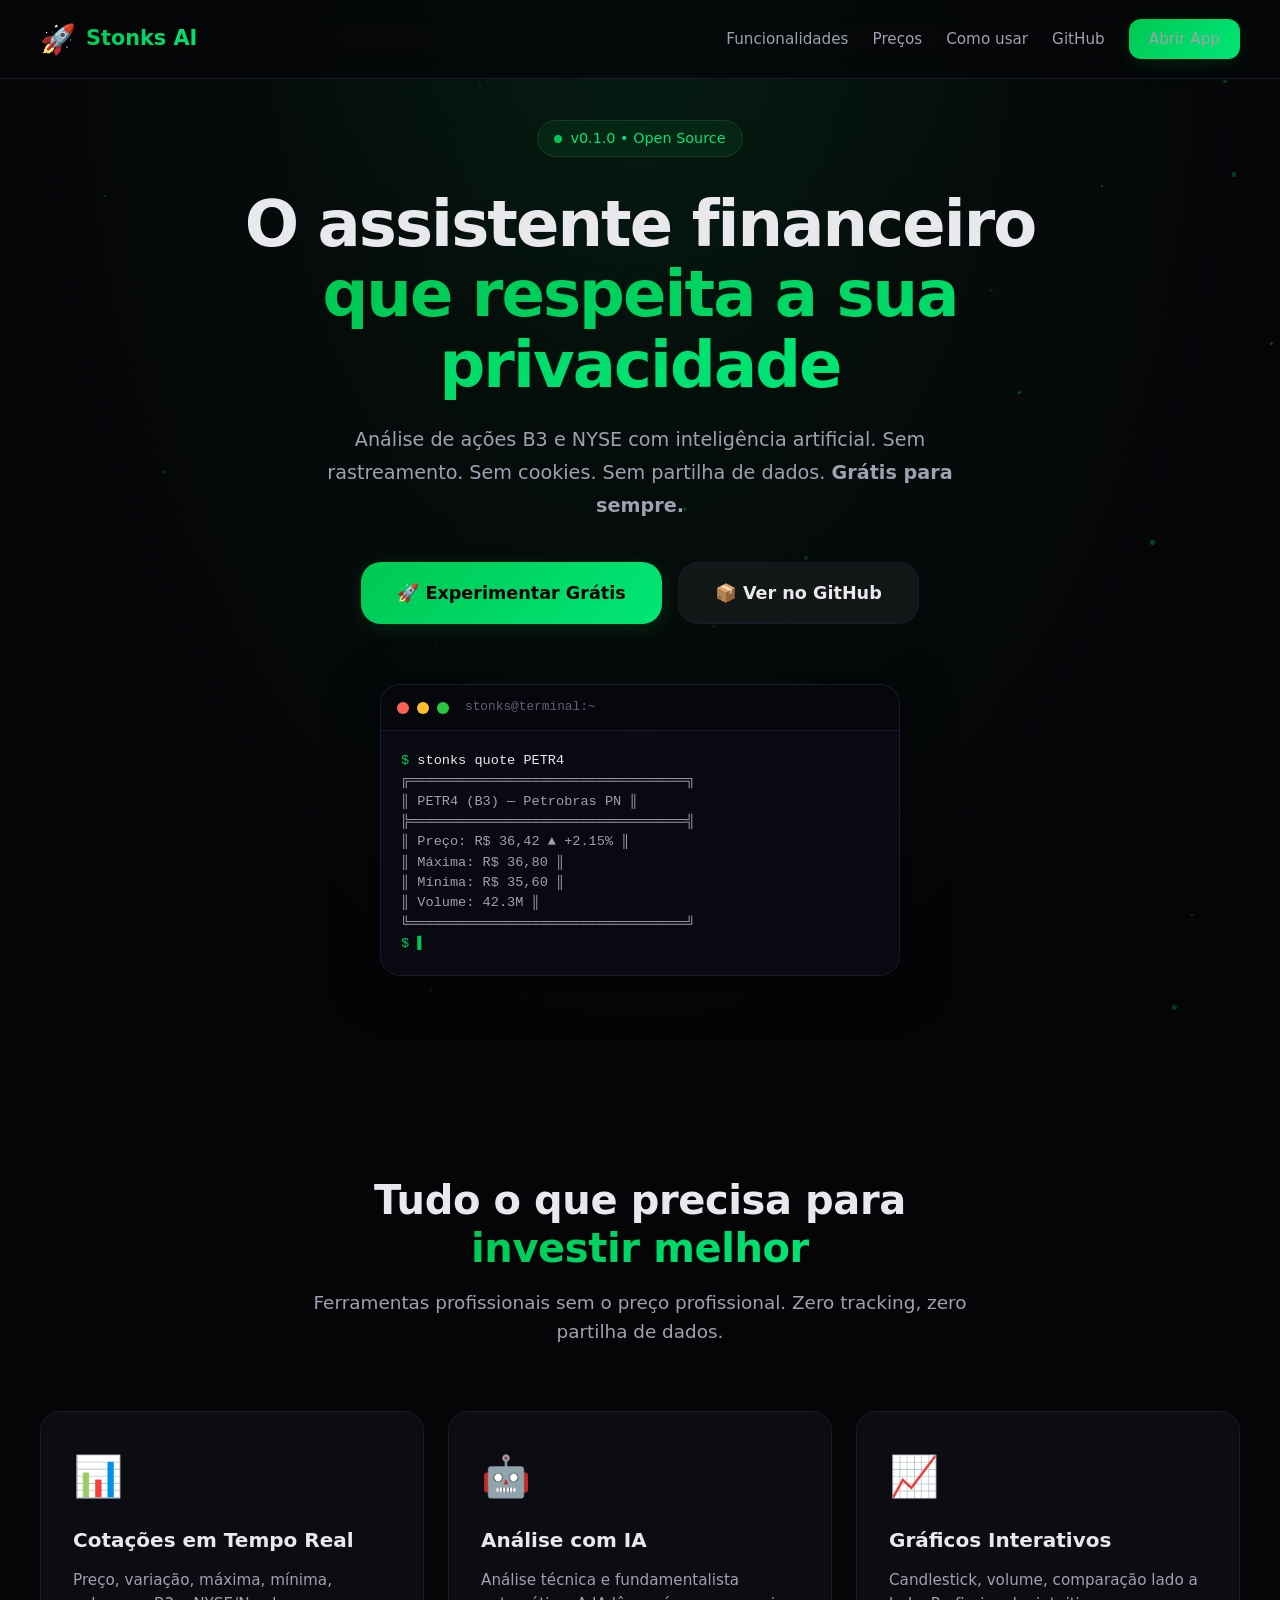
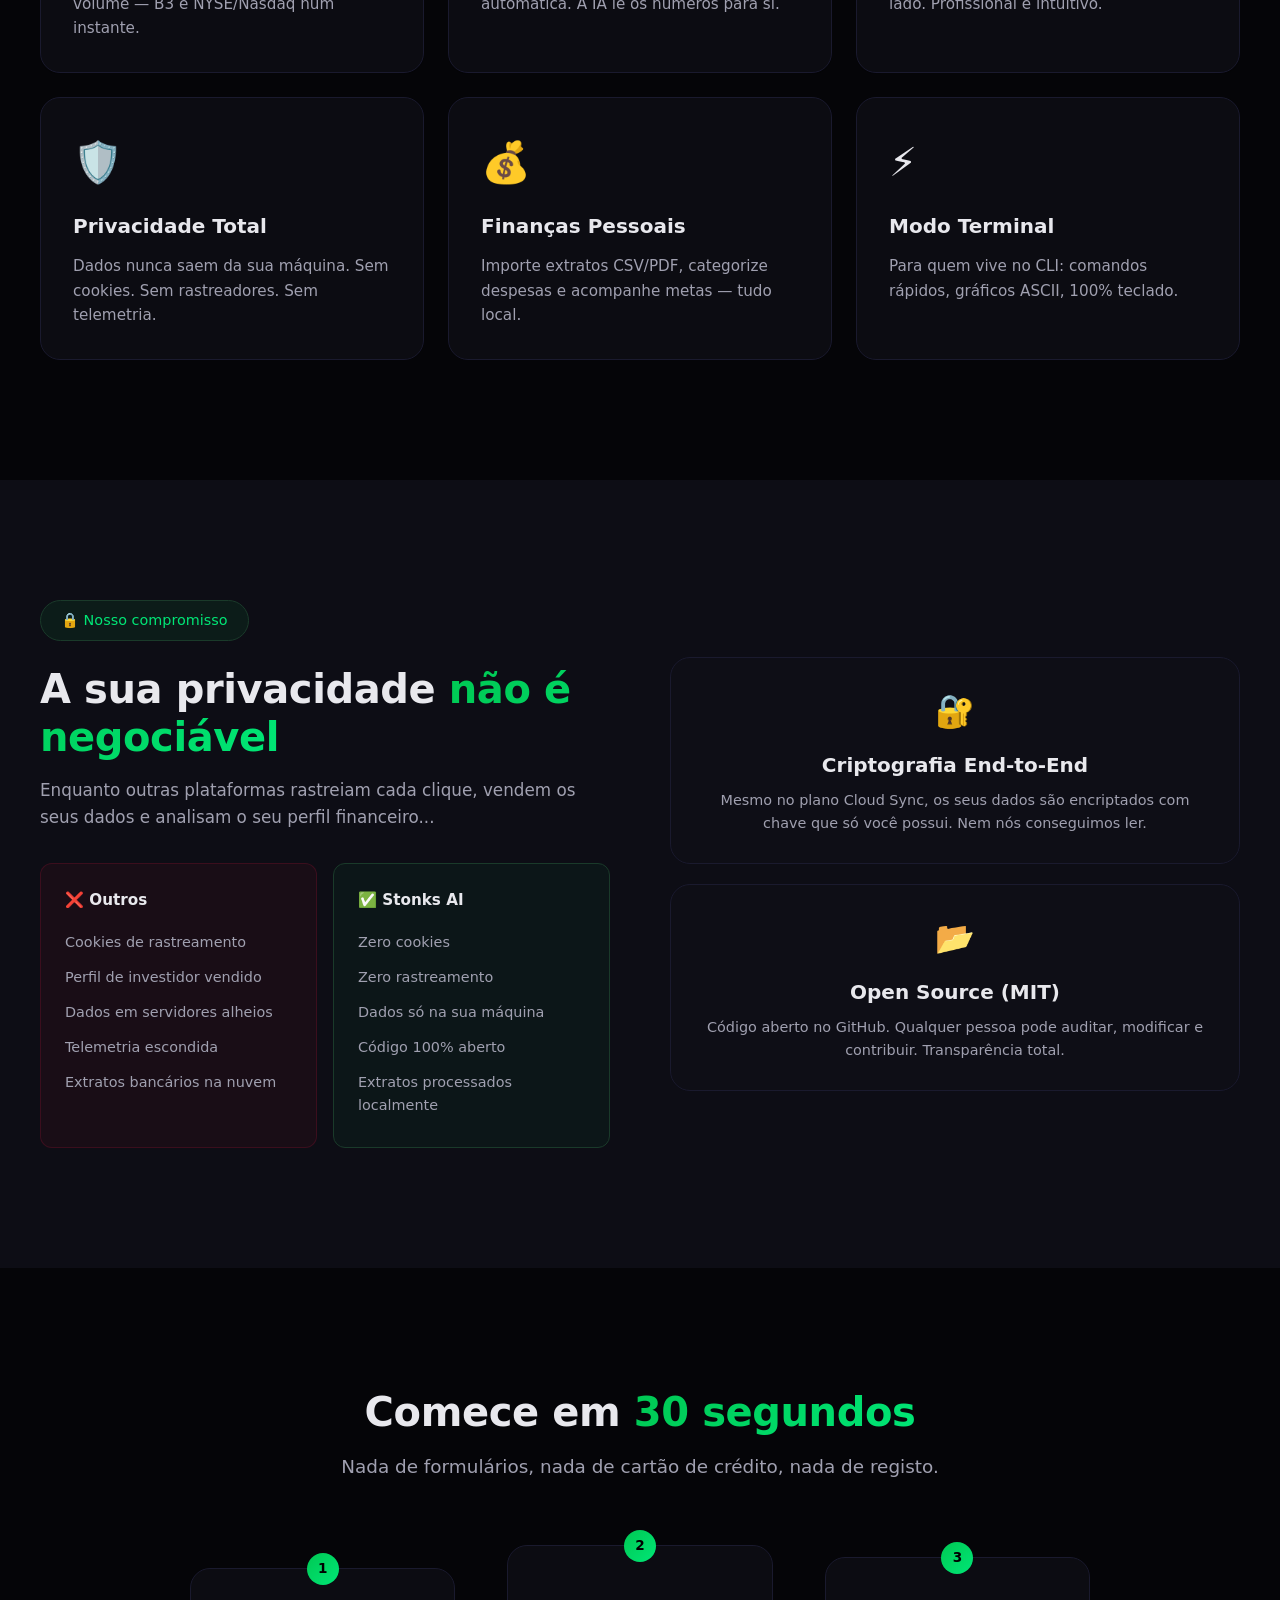
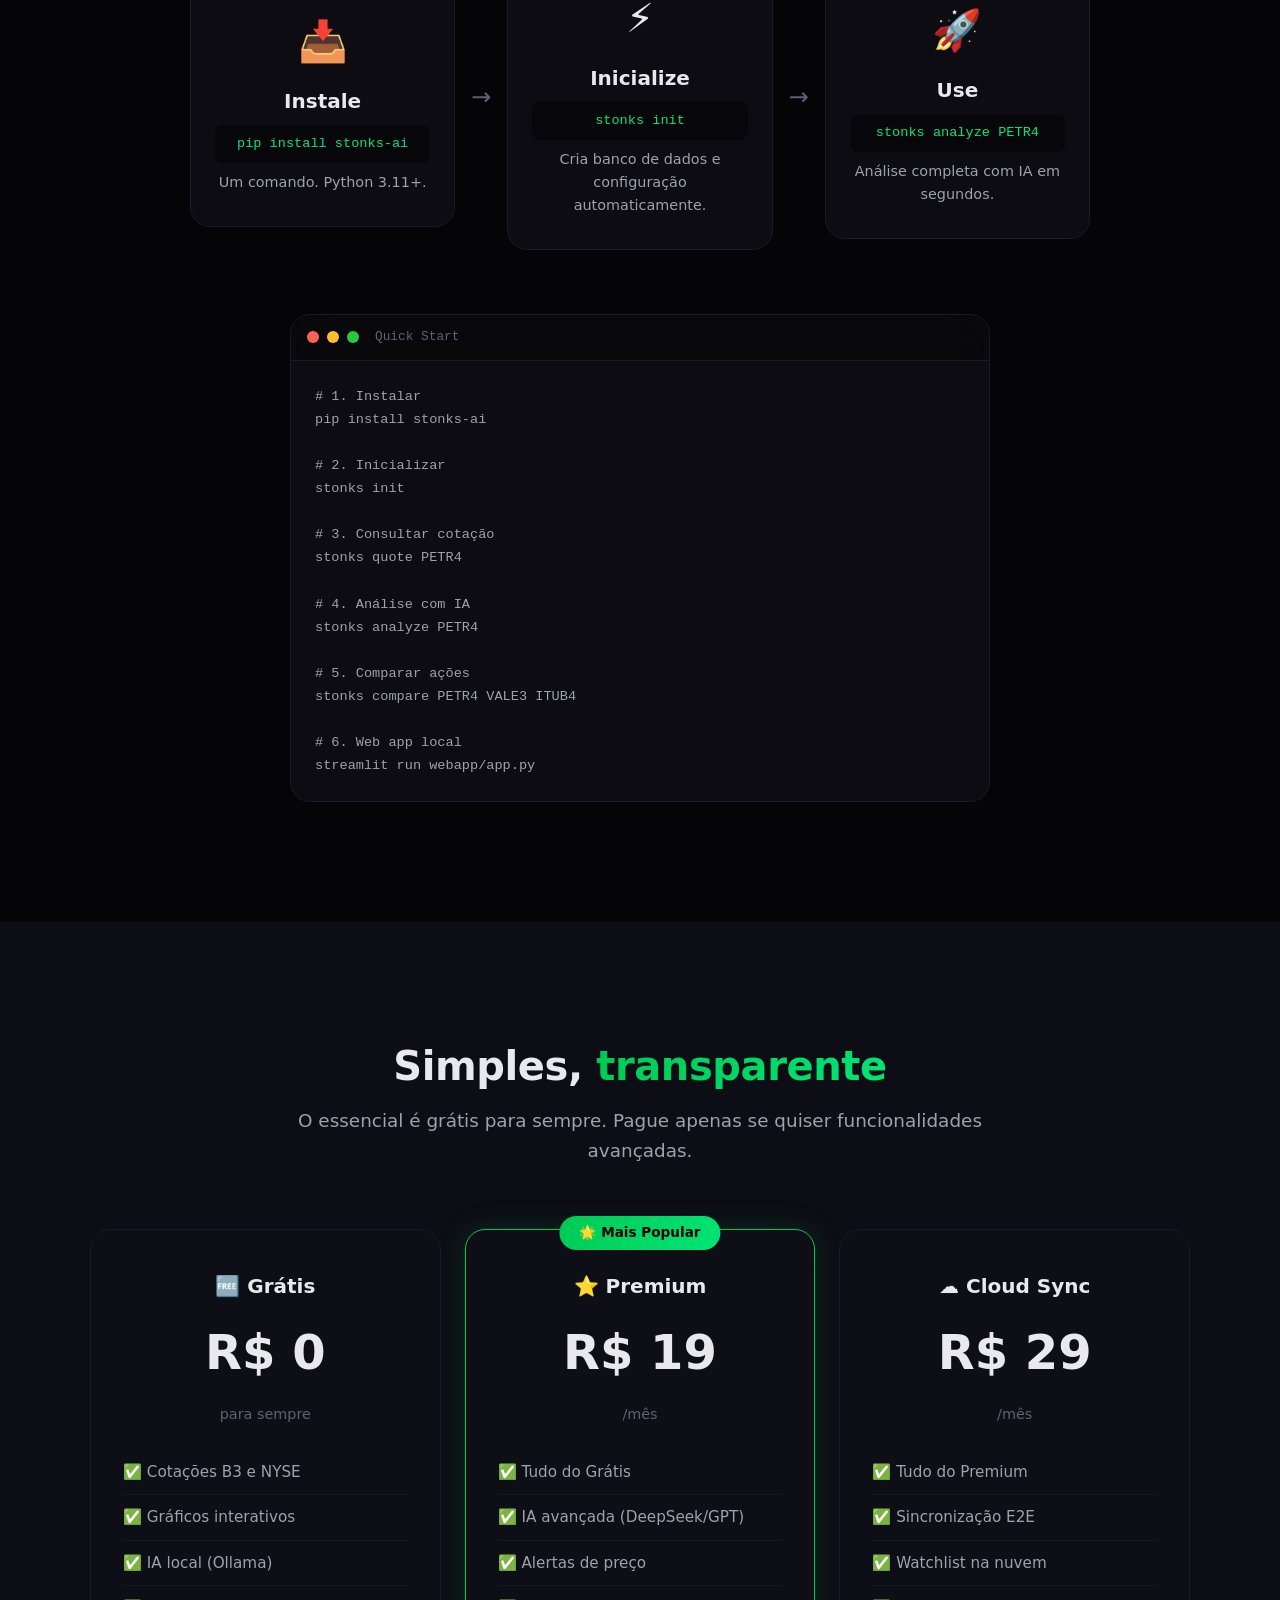
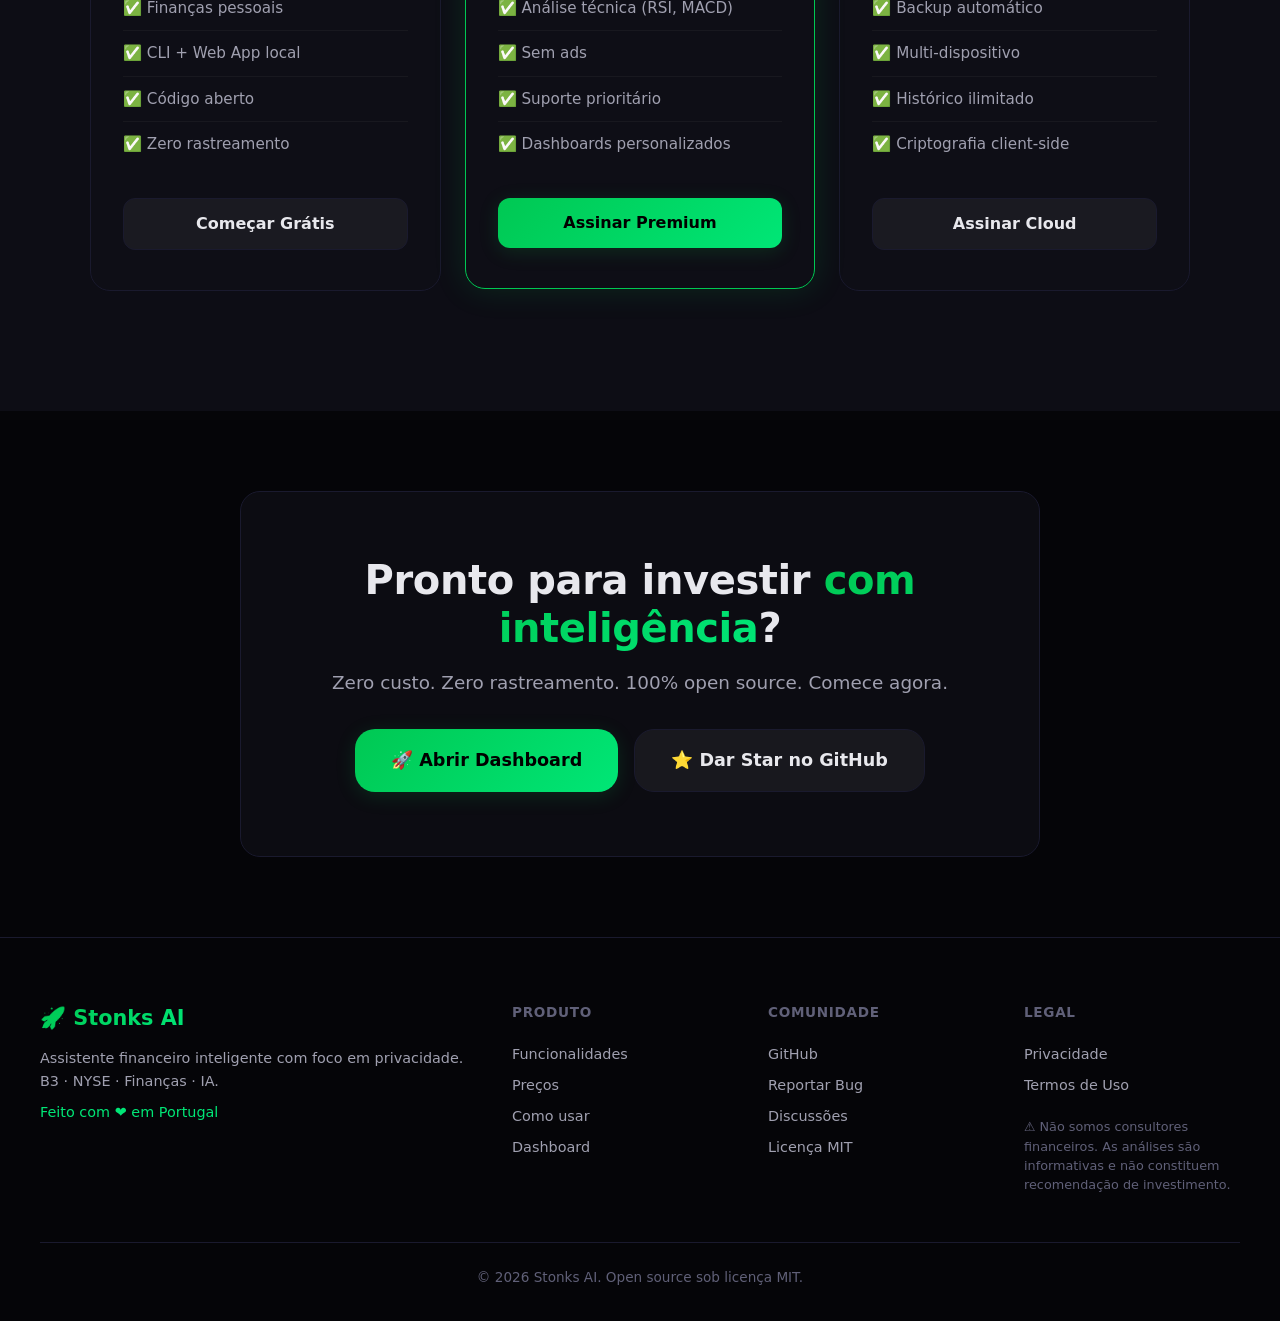
<file: site/landing/index.html>
<!DOCTYPE html>
<html lang="pt-BR">
<head>
    <meta charset="UTF-8">
    <meta name="viewport" content="width=device-width, initial-scale=1.0">
    <title>Stonks AI — Assistente Financeiro Inteligente</title>
    <meta name="description" content="Análise de ações B3 e NYSE com IA. 100% privacidade. Grátis para sempre.">
    <meta name="theme-color" content="#0a0a0a">
    <link rel="stylesheet" href="style.css">
</head>
<body>

<!-- ═══════════════════════════════════════════════ -->
<!-- HERO -->
<!-- ═══════════════════════════════════════════════ -->
<header class="hero">
    <div class="hero-glow"></div>
    <div class="hero-particles" id="particles"></div>

    <nav class="nav">
        <div class="nav-brand">
            <span class="nav-logo">🚀</span>
            <span class="nav-name">Stonks AI</span>
        </div>
        <div class="nav-links">
            <a href="#features">Funcionalidades</a>
            <a href="#pricing">Preços</a>
            <a href="#how">Como usar</a>
            <a href="https://github.com/miguel7p/stonks-ai" class="nav-github" target="_blank">GitHub</a>
            <a href="/dashboard" class="btn btn-primary btn-sm">Abrir App</a>
        </div>
    </nav>

    <div class="hero-content">
        <div class="hero-badge">
            <span class="badge-dot"></span> v0.1.0 • Open Source
        </div>
        <h1 class="hero-title">
            O assistente financeiro<br>
            <span class="gradient-text">que respeita a sua privacidade</span>
        </h1>
        <p class="hero-subtitle">
            Análise de ações B3 e NYSE com inteligência artificial.
            Sem rastreamento. Sem cookies. Sem partilha de dados.
            <strong>Grátis para sempre.</strong>
        </p>
        <div class="hero-actions">
            <a href="/dashboard" class="btn btn-primary btn-lg">
                🚀 Experimentar Grátis
                <span class="btn-shine"></span>
            </a>
            <a href="https://github.com/miguel7p/stonks-ai" class="btn btn-secondary btn-lg" target="_blank">
                📦 Ver no GitHub
            </a>
        </div>
        <div class="hero-terminal">
            <div class="terminal-header">
                <span class="terminal-dot red"></span>
                <span class="terminal-dot yellow"></span>
                <span class="terminal-dot green"></span>
                <span class="terminal-title">stonks@terminal:~</span>
            </div>
            <div class="terminal-body">
                <span class="terminal-prompt">$</span> stonks quote PETR4<br>
                <span class="terminal-output">
                ╔══════════════════════════════════╗<br>
                ║  PETR4 (B3) — Petrobras PN      ║<br>
                ╠══════════════════════════════════╣<br>
                ║  Preço:    R$ 36,42  ▲ +2.15%   ║<br>
                ║  Máxima:   R$ 36,80             ║<br>
                ║  Mínima:   R$ 35,60             ║<br>
                ║  Volume:   42.3M                 ║<br>
                ╚══════════════════════════════════╝<br>
                </span>
                <span class="terminal-prompt">$</span> <span class="terminal-cursor">▌</span>
            </div>
        </div>
    </div>
</header>

<!-- ═══════════════════════════════════════════════ -->
<!-- FEATURES -->
<!-- ═══════════════════════════════════════════════ -->
<section id="features" class="section">
    <div class="section-header">
        <h2>Tudo o que precisa para <span class="gradient-text">investir melhor</span></h2>
        <p>Ferramentas profissionais sem o preço profissional. Zero tracking, zero partilha de dados.</p>
    </div>

    <div class="features-grid">
        <div class="feature-card glass">
            <div class="feature-icon">📊</div>
            <h3>Cotações em Tempo Real</h3>
            <p>Preço, variação, máxima, mínima, volume — B3 e NYSE/Nasdaq num instante.</p>
        </div>

        <div class="feature-card glass">
            <div class="feature-icon">🤖</div>
            <h3>Análise com IA</h3>
            <p>Análise técnica e fundamentalista automática. A IA lê os números para si.</p>
        </div>

        <div class="feature-card glass">
            <div class="feature-icon">📈</div>
            <h3>Gráficos Interativos</h3>
            <p>Candlestick, volume, comparação lado a lado. Profissional e intuitivo.</p>
        </div>

        <div class="feature-card glass">
            <div class="feature-icon">🛡️</div>
            <h3>Privacidade Total</h3>
            <p>Dados nunca saem da sua máquina. Sem cookies. Sem rastreadores. Sem telemetria.</p>
        </div>

        <div class="feature-card glass">
            <div class="feature-icon">💰</div>
            <h3>Finanças Pessoais</h3>
            <p>Importe extratos CSV/PDF, categorize despesas e acompanhe metas — tudo local.</p>
        </div>

        <div class="feature-card glass">
            <div class="feature-icon">⚡</div>
            <h3>Modo Terminal</h3>
            <p>Para quem vive no CLI: comandos rápidos, gráficos ASCII, 100% teclado.</p>
        </div>
    </div>
</section>

<!-- ═══════════════════════════════════════════════ -->
<!-- PRIVACY - DIFERENCIAL -->
<!-- ═══════════════════════════════════════════════ -->
<section id="privacy" class="section section-dark">
    <div class="privacy-container">
        <div class="privacy-left">
            <span class="privacy-badge">🔒 Nosso compromisso</span>
            <h2>A sua privacidade <span class="gradient-text">não é negociável</span></h2>
            <p>
                Enquanto outras plataformas rastreiam cada clique, vendem os seus dados
                e analisam o seu perfil financeiro...
            </p>

            <div class="privacy-comparison">
                <div class="privacy-col bad">
                    <h4>❌ Outros</h4>
                    <ul>
                        <li>Cookies de rastreamento</li>
                        <li>Perfil de investidor vendido</li>
                        <li>Dados em servidores alheios</li>
                        <li>Telemetria escondida</li>
                        <li>Extratos bancários na nuvem</li>
                    </ul>
                </div>
                <div class="privacy-col good">
                    <h4>✅ Stonks AI</h4>
                    <ul>
                        <li>Zero cookies</li>
                        <li>Zero rastreamento</li>
                        <li>Dados só na sua máquina</li>
                        <li>Código 100% aberto</li>
                        <li>Extratos processados localmente</li>
                    </ul>
                </div>
            </div>
        </div>
        <div class="privacy-right">
            <div class="privacy-card glass">
                <div class="privacy-lock">🔐</div>
                <h3>Criptografia End-to-End</h3>
                <p>Mesmo no plano Cloud Sync, os seus dados são encriptados com chave que só você possui. Nem nós conseguimos ler.</p>
            </div>
            <div class="privacy-card glass">
                <div class="privacy-lock">📂</div>
                <h3>Open Source (MIT)</h3>
                <p>Código aberto no GitHub. Qualquer pessoa pode auditar, modificar e contribuir. Transparência total.</p>
            </div>
        </div>
    </div>
</section>

<!-- ═══════════════════════════════════════════════ -->
<!-- HOW IT WORKS -->
<!-- ═══════════════════════════════════════════════ -->
<section id="how" class="section">
    <div class="section-header">
        <h2>Comece em <span class="gradient-text">30 segundos</span></h2>
        <p>Nada de formulários, nada de cartão de crédito, nada de registo.</p>
    </div>

    <div class="steps">
        <div class="step glass">
            <div class="step-number">1</div>
            <div class="step-icon">📥</div>
            <h3>Instale</h3>
            <code>pip install stonks-ai</code>
            <p>Um comando. Python 3.11+.</p>
        </div>
        <div class="step-arrow">→</div>
        <div class="step glass">
            <div class="step-number">2</div>
            <div class="step-icon">⚡</div>
            <h3>Inicialize</h3>
            <code>stonks init</code>
            <p>Cria banco de dados e configuração automaticamente.</p>
        </div>
        <div class="step-arrow">→</div>
        <div class="step glass">
            <div class="step-number">3</div>
            <div class="step-icon">🚀</div>
            <h3>Use</h3>
            <code>stonks analyze PETR4</code>
            <p>Análise completa com IA em segundos.</p>
        </div>
    </div>

    <div class="quick-start">
        <div class="quick-code glass">
            <div class="terminal-header">
                <span class="terminal-dot red"></span>
                <span class="terminal-dot yellow"></span>
                <span class="terminal-dot green"></span>
                <span class="terminal-title">Quick Start</span>
            </div>
            <pre><code># 1. Instalar
pip install stonks-ai

# 2. Inicializar
stonks init

# 3. Consultar cotação
stonks quote PETR4

# 4. Análise com IA
stonks analyze PETR4

# 5. Comparar ações
stonks compare PETR4 VALE3 ITUB4

# 6. Web app local
streamlit run webapp/app.py</code></pre>
        </div>
    </div>
</section>

<!-- ═══════════════════════════════════════════════ -->
<!-- PRICING -->
<!-- ═══════════════════════════════════════════════ -->
<section id="pricing" class="section section-dark">
    <div class="section-header">
        <h2>Simples, <span class="gradient-text">transparente</span></h2>
        <p>O essencial é grátis para sempre. Pague apenas se quiser funcionalidades avançadas.</p>
    </div>

    <div class="pricing-grid">
        <div class="pricing-card glass">
            <div class="pricing-header">
                <h3>🆓 Grátis</h3>
                <div class="pricing-price">R$ 0</div>
                <p class="pricing-period">para sempre</p>
            </div>
            <ul class="pricing-features">
                <li>✅ Cotações B3 e NYSE</li>
                <li>✅ Gráficos interativos</li>
                <li>✅ IA local (Ollama)</li>
                <li>✅ Finanças pessoais</li>
                <li>✅ CLI + Web App local</li>
                <li>✅ Código aberto</li>
                <li>✅ Zero rastreamento</li>
            </ul>
            <a href="/dashboard" class="btn btn-secondary btn-full">Começar Grátis</a>
        </div>

        <div class="pricing-card glass featured">
            <div class="pricing-badge">🌟 Mais Popular</div>
            <div class="pricing-header">
                <h3>⭐ Premium</h3>
                <div class="pricing-price">R$ 19</div>
                <p class="pricing-period">/mês</p>
            </div>
            <ul class="pricing-features">
                <li>✅ Tudo do Grátis</li>
                <li>✅ IA avançada (DeepSeek/GPT)</li>
                <li>✅ Alertas de preço</li>
                <li>✅ Análise técnica (RSI, MACD)</li>
                <li>✅ Sem ads</li>
                <li>✅ Suporte prioritário</li>
                <li>✅ Dashboards personalizados</li>
            </ul>
            <a href="#" class="btn btn-primary btn-full">Assinar Premium</a>
        </div>

        <div class="pricing-card glass">
            <div class="pricing-header">
                <h3>☁️ Cloud Sync</h3>
                <div class="pricing-price">R$ 29</div>
                <p class="pricing-period">/mês</p>
            </div>
            <ul class="pricing-features">
                <li>✅ Tudo do Premium</li>
                <li>✅ Sincronização E2E</li>
                <li>✅ Watchlist na nuvem</li>
                <li>✅ Backup automático</li>
                <li>✅ Multi-dispositivo</li>
                <li>✅ Histórico ilimitado</li>
                <li>✅ Criptografia client-side</li>
            </ul>
            <a href="#" class="btn btn-secondary btn-full">Assinar Cloud</a>
        </div>
    </div>
</section>

<!-- ═══════════════════════════════════════════════ -->
<!-- CTA -->
<!-- ═══════════════════════════════════════════════ -->
<section class="section cta-section">
    <div class="cta-container glass">
        <h2>Pronto para investir <span class="gradient-text">com inteligência</span>?</h2>
        <p>Zero custo. Zero rastreamento. 100% open source. Comece agora.</p>
        <div class="cta-actions">
            <a href="/dashboard" class="btn btn-primary btn-lg">
                🚀 Abrir Dashboard
                <span class="btn-shine"></span>
            </a>
            <a href="https://github.com/miguel7p/stonks-ai" class="btn btn-secondary btn-lg" target="_blank">
                ⭐ Dar Star no GitHub
            </a>
        </div>
    </div>
</section>

<!-- ═══════════════════════════════════════════════ -->
<!-- FOOTER -->
<!-- ═══════════════════════════════════════════════ -->
<footer class="footer">
    <div class="footer-grid">
        <div class="footer-brand">
            <h3>🚀 Stonks AI</h3>
            <p>Assistente financeiro inteligente com foco em privacidade. B3 · NYSE · Finanças · IA.</p>
            <p class="footer-motto">Feito com ❤️ em Portugal</p>
        </div>
        <div class="footer-links">
            <h4>Produto</h4>
            <a href="#features">Funcionalidades</a>
            <a href="#pricing">Preços</a>
            <a href="#how">Como usar</a>
            <a href="/dashboard">Dashboard</a>
        </div>
        <div class="footer-links">
            <h4>Comunidade</h4>
            <a href="https://github.com/miguel7p/stonks-ai" target="_blank">GitHub</a>
            <a href="https://github.com/miguel7p/stonks-ai/issues" target="_blank">Reportar Bug</a>
            <a href="https://github.com/miguel7p/stonks-ai/discussions" target="_blank">Discussões</a>
            <a href="https://github.com/miguel7p/stonks-ai/blob/main/LICENSE" target="_blank">Licença MIT</a>
        </div>
        <div class="footer-links">
            <h4>Legal</h4>
            <a href="#">Privacidade</a>
            <a href="#">Termos de Uso</a>
            <p class="footer-disclaimer">
                ⚠️ Não somos consultores financeiros. As análises são informativas e não constituem recomendação de investimento.
            </p>
        </div>
    </div>
    <div class="footer-bottom">
        <p>&copy; 2026 Stonks AI. Open source sob licença MIT.</p>
    </div>
</footer>

<script src="script.js"></script>
</body>
</html>
</file>
<file: site/landing/style.css>
/* ═══════════════════════════════════════════════════════ */
/* STONKS AI — LANDING PAGE STYLES                        */
/* ═══════════════════════════════════════════════════════ */

/* ── CSS Variables ──────────────────────────────────── */
:root {
    --bg-deep: #050508;
    --bg-primary: #0a0a0f;
    --bg-secondary: #0d0d15;
    --bg-card: #111118;
    --bg-card-hover: #161625;
    --border: #1a1a2e;
    --border-accent: #1a3a2a;

    --text-primary: #e8e8ed;
    --text-secondary: #a0a0b0;
    --text-muted: #606078;

    --accent: #00c853;
    --accent-light: #00e676;
    --accent-dark: #009624;
    --accent-glow: rgba(0, 200, 83, 0.15);
    --accent-glow-strong: rgba(0, 200, 83, 0.3);

    --positive: #00c853;
    --negative: #ff1744;
    --warning: #ffab00;

    --gradient-1: linear-gradient(135deg, #00c853, #00e676);
    --gradient-2: linear-gradient(135deg, #0a0a0f, #0d1a11, #0a0a0f);
    --gradient-hero: radial-gradient(ellipse at 50% 0%, rgba(0,200,83,0.08) 0%, transparent 70%);

    --radius-sm: 8px;
    --radius: 12px;
    --radius-lg: 20px;
    --radius-xl: 28px;

    --shadow-sm: 0 2px 8px rgba(0,0,0,0.3);
    --shadow: 0 4px 24px rgba(0,0,0,0.4);
    --shadow-lg: 0 8px 48px rgba(0,0,0,0.5);
    --shadow-glow: 0 0 32px var(--accent-glow);
    --shadow-glow-strong: 0 0 48px var(--accent-glow-strong);

    --font-sans: 'Inter', 'Segoe UI', system-ui, -apple-system, sans-serif;
    --font-mono: 'JetBrains Mono', 'Fira Code', 'Consolas', monospace;
}

/* ── Reset & Base ───────────────────────────────────── */
*, *::before, *::after {
    margin: 0;
    padding: 0;
    box-sizing: border-box;
}

html {
    scroll-behavior: smooth;
    scroll-padding-top: 80px;
}

body {
    font-family: var(--font-sans);
    background: var(--bg-deep);
    color: var(--text-primary);
    line-height: 1.6;
    -webkit-font-smoothing: antialiased;
    overflow-x: hidden;
}

/* ── Glass Effect ───────────────────────────────────── */
.glass {
    background: rgba(17, 17, 24, 0.7);
    backdrop-filter: blur(20px);
    -webkit-backdrop-filter: blur(20px);
    border: 1px solid var(--border);
    border-radius: var(--radius-lg);
    transition: all 0.3s ease;
}

.glass:hover {
    background: rgba(22, 22, 37, 0.8);
    border-color: var(--border-accent);
    box-shadow: var(--shadow-glow);
    transform: translateY(-2px);
}

/* ── Typography ─────────────────────────────────────── */
.gradient-text {
    background: var(--gradient-1);
    -webkit-background-clip: text;
    -webkit-text-fill-color: transparent;
    background-clip: text;
}

h1 { font-size: 3.5rem; font-weight: 800; line-height: 1.1; letter-spacing: -0.02em; }
h2 { font-size: 2.5rem; font-weight: 700; line-height: 1.2; letter-spacing: -0.01em; }
h3 { font-size: 1.25rem; font-weight: 600; }
p  { color: var(--text-secondary); font-size: 1.05rem; }

/* ── Buttons ────────────────────────────────────────── */
.btn {
    display: inline-flex;
    align-items: center;
    gap: 8px;
    padding: 12px 28px;
    border-radius: var(--radius);
    font-weight: 600;
    font-size: 1rem;
    text-decoration: none;
    cursor: pointer;
    transition: all 0.3s ease;
    position: relative;
    overflow: hidden;
    border: none;
}

.btn-primary {
    background: var(--gradient-1);
    color: #000;
    box-shadow: 0 4px 20px var(--accent-glow);
}

.btn-primary:hover {
    box-shadow: 0 8px 32px var(--accent-glow-strong);
    transform: translateY(-2px);
    color: #000;
}

.btn-secondary {
    background: rgba(255,255,255,0.05);
    color: var(--text-primary);
    border: 1px solid var(--border);
}

.btn-secondary:hover {
    background: rgba(255,255,255,0.1);
    border-color: var(--border-accent);
    transform: translateY(-2px);
}

.btn-lg { padding: 16px 36px; font-size: 1.1rem; border-radius: var(--radius-lg); }
.btn-sm { padding: 8px 20px; font-size: 0.9rem; }
.btn-full { width: 100%; justify-content: center; }

.btn-shine {
    position: absolute;
    top: 0;
    left: -100%;
    width: 100%;
    height: 100%;
    background: linear-gradient(90deg, transparent, rgba(255,255,255,0.2), transparent);
    animation: shine 3s ease-in-out infinite;
}

@keyframes shine {
    0%, 100% { left: -100%; }
    50% { left: 100%; }
}

/* ── Navigation ─────────────────────────────────────── */
.nav {
    display: flex;
    justify-content: space-between;
    align-items: center;
    padding: 16px 40px;
    position: fixed;
    top: 0;
    left: 0;
    right: 0;
    z-index: 100;
    background: rgba(5, 5, 8, 0.8);
    backdrop-filter: blur(20px);
    -webkit-backdrop-filter: blur(20px);
    border-bottom: 1px solid var(--border);
}

.nav-brand {
    display: flex;
    align-items: center;
    gap: 10px;
}

.nav-logo { font-size: 1.8rem; }
.nav-name {
    font-size: 1.3rem;
    font-weight: 700;
    background: var(--gradient-1);
    -webkit-background-clip: text;
    -webkit-text-fill-color: transparent;
    background-clip: text;
}

.nav-links {
    display: flex;
    align-items: center;
    gap: 24px;
}

.nav-links a {
    color: var(--text-secondary);
    text-decoration: none;
    font-size: 0.95rem;
    font-weight: 500;
    transition: color 0.2s;
}

.nav-links a:hover { color: var(--text-primary); }

.nav-github {
    display: flex;
    align-items: center;
    gap: 6px;
}

/* ── Hero Section ───────────────────────────────────── */
.hero {
    min-height: 100vh;
    display: flex;
    flex-direction: column;
    justify-content: center;
    align-items: center;
    position: relative;
    padding: 120px 40px 80px;
    overflow: hidden;
    background: var(--gradient-hero);
}

.hero-glow {
    position: absolute;
    top: -40%;
    left: 50%;
    transform: translateX(-50%);
    width: 800px;
    height: 800px;
    background: radial-gradient(circle, rgba(0,200,83,0.06) 0%, transparent 70%);
    pointer-events: none;
}

.hero-content {
    text-align: center;
    max-width: 900px;
    z-index: 2;
    animation: fadeInUp 0.8s ease;
}

@keyframes fadeInUp {
    from { opacity: 0; transform: translateY(30px); }
    to { opacity: 1; transform: translateY(0); }
}

.hero-badge {
    display: inline-flex;
    align-items: center;
    gap: 8px;
    padding: 6px 16px;
    background: rgba(0,200,83,0.08);
    border: 1px solid var(--border-accent);
    border-radius: 50px;
    font-size: 0.9rem;
    color: var(--accent-light);
    margin-bottom: 32px;
}

.badge-dot {
    width: 8px;
    height: 8px;
    background: var(--accent);
    border-radius: 50%;
    animation: pulse 2s ease-in-out infinite;
}

@keyframes pulse {
    0%, 100% { opacity: 1; box-shadow: 0 0 4px var(--accent); }
    50% { opacity: 0.4; box-shadow: 0 0 16px var(--accent); }
}

.hero-title {
    font-size: 4rem;
    font-weight: 800;
    line-height: 1.1;
    margin-bottom: 24px;
    letter-spacing: -0.03em;
}

.hero-subtitle {
    font-size: 1.2rem;
    color: var(--text-secondary);
    max-width: 650px;
    margin: 0 auto 40px;
    line-height: 1.7;
}

.hero-actions {
    display: flex;
    gap: 16px;
    justify-content: center;
    margin-bottom: 60px;
    flex-wrap: wrap;
}

/* ── Terminal Mock ──────────────────────────────────── */
.hero-terminal {
    max-width: 520px;
    margin: 0 auto;
    text-align: left;
    border-radius: var(--radius-lg);
    overflow: hidden;
    background: rgba(10, 10, 20, 0.95);
    border: 1px solid var(--border);
    box-shadow: var(--shadow-lg);
}

.terminal-header {
    display: flex;
    align-items: center;
    gap: 8px;
    padding: 12px 16px;
    background: rgba(0,0,0,0.3);
    border-bottom: 1px solid var(--border);
}

.terminal-dot {
    width: 12px;
    height: 12px;
    border-radius: 50%;
}

.terminal-dot.red { background: #ff5f56; }
.terminal-dot.yellow { background: #ffbd2e; }
.terminal-dot.green { background: #27c93f; }

.terminal-title {
    margin-left: 8px;
    font-size: 0.8rem;
    color: var(--text-muted);
    font-family: var(--font-mono);
}

.terminal-body {
    padding: 20px;
    font-family: var(--font-mono);
    font-size: 0.85rem;
    line-height: 1.5;
    color: var(--text-primary);
}

.terminal-prompt { color: var(--accent); }
.terminal-output { color: var(--text-secondary); }
.terminal-cursor {
    display: inline-block;
    animation: blink 1s step-end infinite;
    color: var(--accent);
}

@keyframes blink {
    0%, 100% { opacity: 1; }
    50% { opacity: 0; }
}

/* ── Sections ───────────────────────────────────────── */
.section {
    padding: 120px 40px;
    position: relative;
}

.section-dark {
    background: var(--bg-secondary);
}

.section-header {
    text-align: center;
    max-width: 700px;
    margin: 0 auto 64px;
}

.section-header h2 { margin-bottom: 16px; }
.section-header p { font-size: 1.15rem; }

/* ── Features Grid ──────────────────────────────────── */
.features-grid {
    display: grid;
    grid-template-columns: repeat(auto-fit, minmax(320px, 1fr));
    gap: 24px;
    max-width: 1200px;
    margin: 0 auto;
}

.feature-card {
    padding: 32px;
    text-align: left;
}

.feature-icon {
    font-size: 2.5rem;
    margin-bottom: 16px;
}

.feature-card h3 {
    margin-bottom: 12px;
    color: var(--text-primary);
}

.feature-card p {
    font-size: 0.95rem;
    color: var(--text-secondary);
    line-height: 1.6;
}

/* ── Privacy Section ────────────────────────────────── */
.privacy-container {
    display: grid;
    grid-template-columns: 1fr 1fr;
    gap: 60px;
    max-width: 1200px;
    margin: 0 auto;
    align-items: center;
}

.privacy-badge {
    display: inline-block;
    padding: 8px 20px;
    background: rgba(0,200,83,0.08);
    border: 1px solid var(--border-accent);
    border-radius: 50px;
    font-size: 0.9rem;
    color: var(--accent-light);
    margin-bottom: 24px;
}

.privacy-left h2 { margin-bottom: 16px; }
.privacy-left > p { margin-bottom: 32px; }

.privacy-comparison {
    display: grid;
    grid-template-columns: 1fr 1fr;
    gap: 16px;
}

.privacy-col {
    padding: 24px;
    border-radius: var(--radius);
}

.privacy-col.bad { background: rgba(255,23,68,0.05); border: 1px solid rgba(255,23,68,0.15); }
.privacy-col.good { background: rgba(0,200,83,0.05); border: 1px solid var(--border-accent); }

.privacy-col h4 { margin-bottom: 12px; font-size: 0.95rem; }
.privacy-col ul { list-style: none; }
.privacy-col li {
    padding: 6px 0;
    font-size: 0.9rem;
    color: var(--text-secondary);
}

.privacy-right {
    display: flex;
    flex-direction: column;
    gap: 20px;
}

.privacy-card {
    padding: 28px;
    text-align: center;
}

.privacy-lock {
    font-size: 2rem;
    margin-bottom: 12px;
}

.privacy-card h3 { margin-bottom: 8px; }
.privacy-card p { font-size: 0.9rem; }

/* ── Steps ──────────────────────────────────────────── */
.steps {
    display: flex;
    align-items: center;
    justify-content: center;
    gap: 16px;
    max-width: 900px;
    margin: 0 auto 64px;
    flex-wrap: wrap;
}

.step {
    padding: 32px 24px;
    text-align: center;
    flex: 1;
    min-width: 220px;
    position: relative;
}

.step-number {
    position: absolute;
    top: -16px;
    left: 50%;
    transform: translateX(-50%);
    width: 32px;
    height: 32px;
    background: var(--gradient-1);
    border-radius: 50%;
    display: flex;
    align-items: center;
    justify-content: center;
    font-weight: 700;
    color: #000;
    font-size: 0.85rem;
}

.step-icon { font-size: 2.5rem; margin-bottom: 12px; margin-top: 8px; }
.step h3 { margin-bottom: 8px; }
.step code {
    display: block;
    padding: 8px 16px;
    background: rgba(0,0,0,0.4);
    border-radius: var(--radius-sm);
    font-family: var(--font-mono);
    font-size: 0.85rem;
    color: var(--accent-light);
    margin-bottom: 8px;
}
.step p { font-size: 0.9rem; }

.step-arrow {
    font-size: 1.5rem;
    color: var(--text-muted);
    flex-shrink: 0;
}

/* ── Quick Start Code ───────────────────────────────── */
.quick-start {
    max-width: 700px;
    margin: 0 auto;
}

.quick-code {
    overflow: hidden;
}

.quick-code pre {
    padding: 24px;
    margin: 0;
    overflow-x: auto;
}

.quick-code code {
    font-family: var(--font-mono);
    font-size: 0.85rem;
    line-height: 1.7;
    color: var(--text-secondary);
}

/* ── Pricing ────────────────────────────────────────── */
.pricing-grid {
    display: grid;
    grid-template-columns: repeat(auto-fit, minmax(300px, 1fr));
    gap: 24px;
    max-width: 1100px;
    margin: 0 auto;
    align-items: start;
}

.pricing-card {
    padding: 40px 32px;
    text-align: center;
    position: relative;
}

.pricing-card.featured {
    border-color: var(--accent);
    box-shadow: var(--shadow-glow);
    transform: scale(1.03);
    z-index: 2;
}

.pricing-badge {
    position: absolute;
    top: -14px;
    left: 50%;
    transform: translateX(-50%);
    background: var(--gradient-1);
    color: #000;
    padding: 6px 20px;
    border-radius: 50px;
    font-size: 0.85rem;
    font-weight: 700;
    white-space: nowrap;
}

.pricing-header { margin-bottom: 24px; }
.pricing-price {
    font-size: 3rem;
    font-weight: 800;
    margin: 12px 0;
}
.pricing-period { color: var(--text-muted); font-size: 0.9rem; }

.pricing-features {
    list-style: none;
    text-align: left;
    margin-bottom: 32px;
}

.pricing-features li {
    padding: 10px 0;
    font-size: 0.95rem;
    color: var(--text-secondary);
    border-bottom: 1px solid rgba(255,255,255,0.04);
}

.pricing-features li:last-child { border-bottom: none; }

/* ── CTA Section ────────────────────────────────────── */
.cta-section {
    padding: 80px 40px;
}

.cta-container {
    max-width: 800px;
    margin: 0 auto;
    text-align: center;
    padding: 64px;
}

.cta-container h2 { margin-bottom: 16px; }
.cta-container p { margin-bottom: 32px; font-size: 1.15rem; }

.cta-actions {
    display: flex;
    gap: 16px;
    justify-content: center;
    flex-wrap: wrap;
}

/* ── Footer ─────────────────────────────────────────── */
.footer {
    background: var(--bg-deep);
    border-top: 1px solid var(--border);
    padding: 64px 40px 32px;
}

.footer-grid {
    display: grid;
    grid-template-columns: 2fr 1fr 1fr 1fr;
    gap: 40px;
    max-width: 1200px;
    margin: 0 auto;
}

.footer-brand h3 {
    font-size: 1.3rem;
    margin-bottom: 12px;
    background: var(--gradient-1);
    -webkit-background-clip: text;
    -webkit-text-fill-color: transparent;
    background-clip: text;
    display: inline-block;
}

.footer-brand p { font-size: 0.9rem; margin-bottom: 8px; }
.footer-motto { color: var(--accent-light) !important; }

.footer-links h4 {
    font-size: 0.85rem;
    text-transform: uppercase;
    letter-spacing: 0.05em;
    color: var(--text-muted);
    margin-bottom: 16px;
}

.footer-links a {
    display: block;
    color: var(--text-secondary);
    text-decoration: none;
    font-size: 0.9rem;
    padding: 4px 0;
    transition: color 0.2s;
}

.footer-links a:hover { color: var(--accent-light); }

.footer-disclaimer {
    font-size: 0.8rem !important;
    color: var(--text-muted) !important;
    margin-top: 16px;
    line-height: 1.5;
}

.footer-bottom {
    text-align: center;
    margin-top: 48px;
    padding-top: 24px;
    border-top: 1px solid var(--border);
    max-width: 1200px;
    margin-left: auto;
    margin-right: auto;
}

.footer-bottom p { font-size: 0.85rem; color: var(--text-muted); }

/* ── Particles ──────────────────────────────────────── */
.hero-particles {
    position: absolute;
    inset: 0;
    pointer-events: none;
    z-index: 0;
}

.particle {
    position: absolute;
    width: 3px;
    height: 3px;
    background: var(--accent);
    border-radius: 50%;
    animation: float 8s ease-in-out infinite;
    opacity: 0.3;
}

@keyframes float {
    0%, 100% { transform: translateY(0) translateX(0); opacity: 0.1; }
    25% { transform: translateY(-40px) translateX(20px); opacity: 0.4; }
    50% { transform: translateY(-20px) translateX(-20px); opacity: 0.2; }
    75% { transform: translateY(-60px) translateX(10px); opacity: 0.3; }
}

/* ── Responsive ─────────────────────────────────────── */
@media (max-width: 1024px) {
    h1, .hero-title { font-size: 2.8rem; }
    h2 { font-size: 2rem; }
    .privacy-container { grid-template-columns: 1fr; }
    .footer-grid { grid-template-columns: 1fr 1fr; }
    .steps { flex-direction: column; }
    .step-arrow { transform: rotate(90deg); }
}

@media (max-width: 768px) {
    h1, .hero-title { font-size: 2.2rem; }
    h2 { font-size: 1.6rem; }
    .section { padding: 80px 20px; }
    .hero { padding: 100px 20px 60px; }
    .nav { padding: 12px 20px; }
    .nav-links { display: none; }
    .hero-subtitle { font-size: 1.05rem; }
    .hero-actions { flex-direction: column; }
    .hero-terminal { max-width: 100%; }
    .features-grid { grid-template-columns: 1fr; }
    .pricing-grid { grid-template-columns: 1fr; }
    .pricing-card.featured { transform: none; }
    .footer-grid { grid-template-columns: 1fr; }
    .cta-container { padding: 40px 24px; }
    .privacy-comparison { grid-template-columns: 1fr; }
}

/* ── Smooth Reveal ──────────────────────────────────── */
.reveal {
    opacity: 0;
    transform: translateY(30px);
    transition: all 0.6s ease;
}

.reveal.visible {
    opacity: 1;
    transform: translateY(0);
}
</file>
